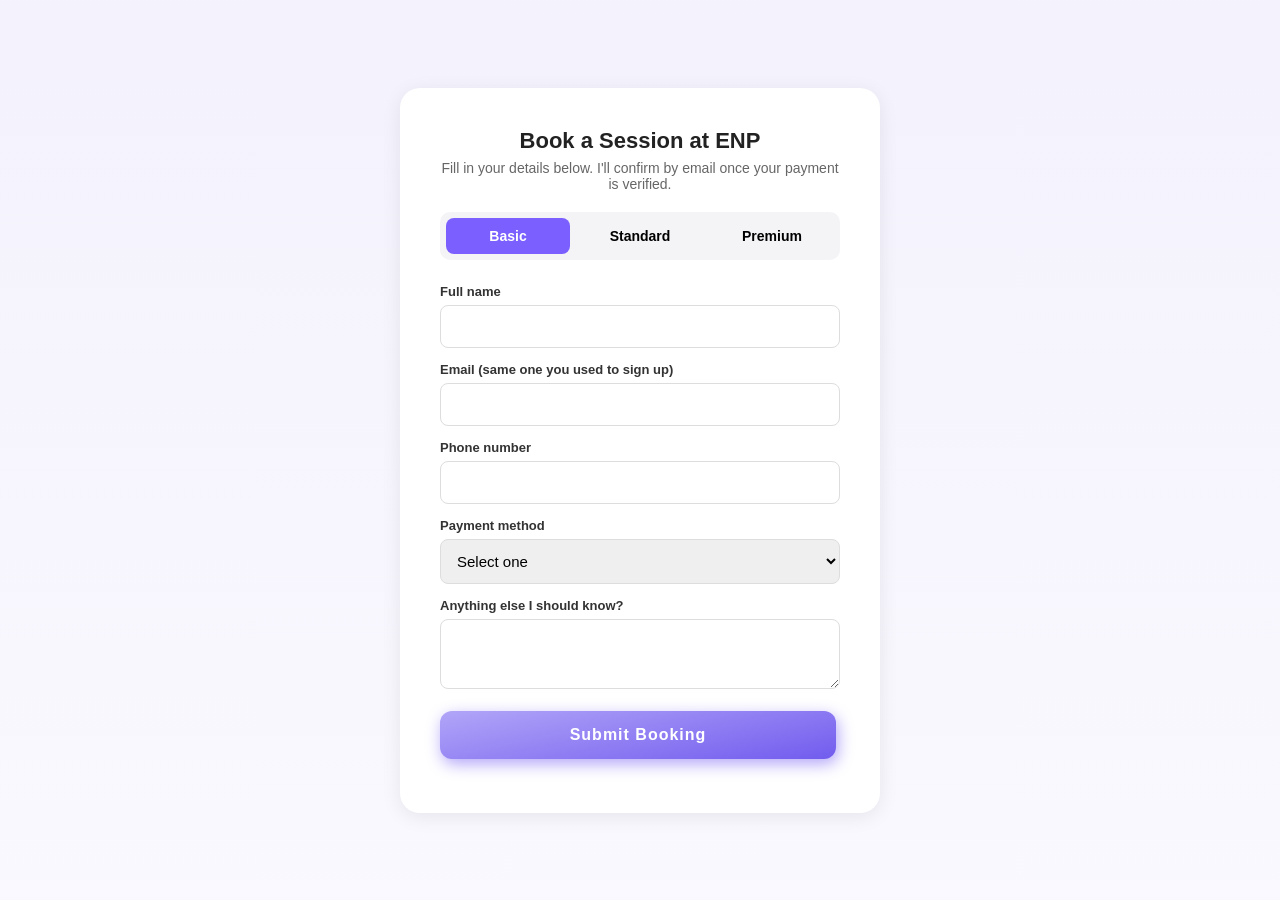
<file: booking.html>
<!DOCTYPE html>
<html lang="en">
<head>
<meta charset="UTF-8">
<meta name="viewport" content="width=device-width, initial-scale=1.0">
<title>Book a Session</title>
<link rel="stylesheet" href="style.css">
<style>
  * { box-sizing: border-box; }
  body {
    font-family: system-ui, sans-serif;
    background: linear-gradient(180deg , #a196ef1f , #9e92f50f);
    display: flex;
    align-items: center;
    justify-content: center;
    min-height: 100vh;
    margin: 0;
    padding:55px;
  }

   .card{
    background-color: white;
    border-radius: 20px;
    box-shadow:0 4px 20px  rgba(0, 0, 0, 0.08);
    padding: 40px;
    max-width: 480px;
    transform : 0.3s ease-in-out ;
    box-shadow : 0.3s ease ;
}
.card:hover{
    transform:scale(1.05) ;
    box-shadow: 0 8px 30px rgba(128, 0, 225, 0.3) ;
}
  h1 { font-size: 22px; margin-bottom: 6px; text-align: center; }
  p.subtitle { text-align: center; color: #666; font-size: 14px; margin-bottom: 20px; }

  .tabs {
    display: flex;
    gap: 8px;
    margin-bottom: 24px;
    background: #f4f4f7;
    padding: 6px;
    border-radius: 10px;
  }
  .tab {
    flex: 1;
    text-align: center;
    padding: 10px;
    border-radius: 8px;
    font-size: 14px;
    font-weight: 600;
    color:black;
    cursor: pointer;
    border: none;
    background: transparent;
  }
  .tab.active {
    background:var(--primary-color);
    color: #fff;
  }

  label {
    display: block;
    font-size: 13px;
    font-weight: 600;
    color: #333;
    margin-bottom: 6px;
    margin-top: 14px;
  }
  input, select, textarea {
    width: 100%;
    padding: 12px;
    border: 1px solid #ddd;
    border-radius: 8px;
    font-size: 15px;
    font-family: inherit;
  }
  textarea { resize: vertical; min-height: 70px; }
  .payment-block {
    background: #f9fafb;
    border: 1px solid #eee;
    border-radius: 8px;
    padding: 14px;
    margin-top: 14px;
    font-size: 13px;
    color: #555;
    display: none;
  }
  .payment-block.active { display: block; }
  .payment-info {
    background: linear-gradient(180deg , #a196ef1f , #9e92f50f);;
    border: 1px solid var(--primary-color);
    border-radius: 8px;
    padding: 12px;
    margin-bottom: 12px;
    font-size: 13px;
    color: var(--primary-color);
    line-height: 1.6;
  }
  .payment-info p { margin: 2px 0; }
  .commonBtnSubmit {
    padding: 15px 30px;
    font-size: 16px;
    width: 99%;
    border-radius:12px ;
    color: white;
    letter-spacing: 1px;
    font-weight: 600;
    filter: drop-shadow(2px 5px 8px #b1a5f8);
    border: none;
    transition: 0.4 ease-in-out;
    text-decoration: none;
    background: var(--gradient);
    cursor: pointer;
  }
  .commonBtnSubmit:hover { background: var(--primary-color); }
  .commonBtnSubmit:disabled { background: var(--primary-color); cursor: default; }
  .message { margin-top: 14px; text-align: center; font-size: 14px; }
  .success { color: #15803d; }
  .error { color: #b91c1c; }

  @media (max-width: 600px) {
    body { padding: 16px; align-items: flex-start; }
    .card { width: 100%; max-width: 100%; padding: 24px 18px; }
  }
</style>
</head>
<body>

<div class="card">
  <h1>Book a Session at ENP</h1>
  <p class="subtitle">Fill in your details below. I'll confirm by email once your payment is verified.</p>

  <div class="tabs">
    <button type="button" class="tab active" data-plan="Basic">Basic</button>
    <button type="button" class="tab" data-plan="Standard">Standard</button>
    <button type="button" class="tab" data-plan="Premium">Premium</button>
  </div>

  <form class="bookingForm">
    <input type="hidden" name="access_key" value="01bf1597-5ade-4bb0-bd7f-5245195810ab">
    <input type="hidden" name="redirect" value="thanks.html">
    <input type="hidden" name="plan" class="planField" value="Basic">

    <label>Full name</label>
    <input type="text" name="name" required>

    <label>Email (same one you used to sign up)</label>
    <input type="email" name="email" required>

    <label>Phone number</label>
    <input type="tel" name="phone" required>

    <label>Payment method</label>
    <select class="paymentMethod" required>
      <option value="">Select one</option>
      <option value="BaridiMob">BaridiMob transfer</option>
      <option value="In person">Paying in person / cash</option>
    </select>

    <div class="baridiBlock payment-block">
      <div class="payment-info">
        <strong>To pay via BaridiMob:</strong>
        <p>Send to: 00799999004296527130</p>
        <p>Name on account: Nor El Yaquin Meriem Doum</p>
        <p>Then enter your transfer reference below.</p>
      </div>
      <label>BaridiMob transfer reference / details</label>
      <input type="text" name="reference" placeholder="e.g. transaction ID or sender name">
    </div>

    <div class="meetingBlock payment-block">
      <label>Preferred meeting spot at ENP</label>
      <input type="text" class="meetingLocation" name="meetingLocation" placeholder="e.g. Main entrance, library, a specific building">

      <label>Meeting date</label>
      <input type="date" class="meetingDate" name="meetingDate">

      <label>Meeting time</label>
      <input type="time" class="meetingTimeOnly" name="meetingTimeOnly">
    </div>

    <label>Anything else I should know?</label>
    <textarea name="notes"></textarea>
    <br><br>
    <button type="submit" class="commonBtnSubmit submitBtn">Submit Booking</button>
    <p class="message"></p>
  </form>
</div>

<script>
  const WEB3FORMS_ENDPOINT = "https://api.web3forms.com/submit";
  const GOOGLE_SHEETS_ENDPOINT = "https://script.google.com/macros/s/AKfycbzQlsAI3DkstY2c8HS5AJ62gLFGdNE5g7lqUHR02n4NH6iCAQcrAj6eS2XZooxQxMmdSA/exec";

  const tabs = document.querySelectorAll(".tab");
  const planField = document.querySelector(".planField");

  function activatePlan(planName) {
    tabs.forEach(t => t.classList.toggle("active", t.dataset.plan === planName));
    planField.value = planName;
  }

  tabs.forEach(tab => {
    tab.addEventListener("click", () => activatePlan(tab.dataset.plan));
  });

  // Support booking.html#standard style links
  const hash = window.location.hash.replace("#", "");
  const matchingTab = Array.from(tabs).find(t => t.dataset.plan.toLowerCase() === hash.toLowerCase());
  if (matchingTab) {
    activatePlan(matchingTab.dataset.plan);
  } else {
    activatePlan("Basic");
  }

  // --- Payment method behavior ---
  const form = document.querySelector(".bookingForm");
  const paymentSelect = form.querySelector(".paymentMethod");
  const baridiBlock = form.querySelector(".baridiBlock");
  const meetingBlock = form.querySelector(".meetingBlock");
  const messageEl = form.querySelector(".message");
  const submitBtn = form.querySelector(".submitBtn");

  paymentSelect.addEventListener("change", () => {
    const isBaridi = paymentSelect.value === "BaridiMob";
    const isInPerson = paymentSelect.value === "In person";

    baridiBlock.classList.toggle("active", isBaridi);
    meetingBlock.classList.toggle("active", isInPerson);

    form.querySelector(".meetingDate").required = isInPerson;
    form.querySelector(".meetingTimeOnly").required = isInPerson;
    form.querySelector(".meetingLocation").required = isInPerson;
  });

  form.addEventListener("submit", async (e) => {
    e.preventDefault();
    submitBtn.disabled = true;
    messageEl.textContent = "Sending...";
    messageEl.className = "message";

    try {
      const formData = new FormData(form);

      // Send to Web3Forms (for email notification)
      const response = await fetch(WEB3FORMS_ENDPOINT, {
        method: "POST",
        headers: { "Accept": "application/json" },
        body: formData
      });

      // Also send to Google Sheets (fire-and-forget, doesn't block the flow)
      const sheetData = Object.fromEntries(formData.entries());
      fetch(GOOGLE_SHEETS_ENDPOINT, {
        method: "POST",
        mode: "no-cors",
        headers: { "Content-Type": "text/plain" },
        body: JSON.stringify(sheetData)
      }).catch(() => {
        // Silently ignore errors here so a Sheets hiccup never blocks the booking
      });

      if (response.ok) {
        window.location.href = "thanks.html";
      } else {
        messageEl.textContent = "Something went wrong. Please try again.";
        messageEl.className = "message error";
        submitBtn.disabled = false;
      }
    } catch (error) {
      messageEl.textContent = "Network error. Please check your connection and try again.";
      messageEl.className = "message error";
      submitBtn.disabled = false;
    }
  });
</script>

</body>
</html>
</file>
<file: style.css>
/* common css */
:root{
    --primary-color:#7b5fff ;
    --secondary-color:#ff7b00;
    --bg-light: #f8f8f8;
    --text-dark:#222 ;
    --text-light: #7c7878;
    --gradient:linear-gradient(349deg, #715cee ,#b1a5f8);
}
*{
    margin: 0;
    padding: O;
    box-sizing: border-box;
    font-family :'Poppins' ,sans-serif;
}
body{
    background: linear-gradient(180deg , #a196ef1f , #9e92f50f);
    color: #222;
    /* color: var(--primary-color); */
}
body ::-webkit-scrollbar{widows: 10px;}
body ::-webkit-scrollbar-thumb{
    background: var(--primary-color);
    border-radius: 10px;
}
.commonBtn{
    padding: 15px 30px;
    font-size: 16px;
    background: var(--gradient);
    border-radius:23px ;
    color: white;
    letter-spacing: 1px;
    font-weight: 600;
    filter: drop-shadow(2px 5px 8px #b1a5f8);
    border: none;
    transition: 0.4 ease-in-out;
    text-decoration: none;
    display: inline-block;
}
.commonBtn:hover{
    background: linear-gradient(349deg , #9383f5, #b1a5f8);
    color: white;
}
/* Header */
.container{
    display: flex;
    justify-content: space-between;
    align-items: center;
    max-width: 1200px;
    margin:auto ;
    padding: 20px;
} 
.commonBtnLog{
    background: whitesmoke;
    border-radius: 20px;
    box-shadow:0 4px 8px  rgba(234, 223, 246, 0.936);
    padding: 15px 30px;
    font-size: 16px;
    filter: drop-shadow(2px 5px 6px #dad5f6);
    border-radius:23px ;
    color:var(--primary-color);
    letter-spacing: 1px;
    font-weight: 600;
    /* filter: drop-shadow(2px 5px 8px #b1a5f8); */
    border: none;
    transition: 0.4 ease-in-out;
    text-decoration: none;
    display: inline-block;
    transform : 0.3s ease-in-out ;
    box-shadow : 0.3s ease ;
}
.commonBtnLog:hover{
    transform:scale(1.05) ;
    box-shadow: 0 6px 10px rgba(205, 167, 234, 0.815) ;
    background: linear-gradient(180deg , #a196ef1f , #9e92f50f);
    color: white;
} 

 #mainHeader.fixed{
    position: fixed;
    top:0;
    left: 0;
    background-color: white;
    box-shadow: 0 2px 5px rgba(0, 0, 0, 0.9);
    width: 100%;
    z-index: 9999;
    padding: 10px 100px;
    align-content: space-between;
}

#mainHeader{
    transition: all 0.3s ease;
   
     .logo {
    height: 60px;       /* adjust size here */
    width: auto;
    display: block;
  }
.logo-link {
    display: inline-block;
  }
    
} 

nav ul{
    display: flex;
    gap: 20px;
    list-style: none;
    align-items: center;
}
nav ul li a{
    text-decoration: none;
    color: var(--text-dark);
    padding :8px 12px;

}
nav li a:hover{
    color:var(--primary-color);
}
.menu-toggle{
    display: none;
    flex-direction:column ;
    cursor: pointer;
}
.menu-toggle span{
    width: 25px;
    height: 3px;
    background: var(--text-dark);
    margin: 4px 0;
}


/* hero */

.headingHeroHeading{
    font: size 42px; 
    font-weight: 900;
    color: var(--text-dark);
    margin-bottom: 20px;
}
.hero{
    display: flex;
    justify-content: space-between;
    align-items: center;
    padding: 50px 20px ;
    max-width: 1200px;
    margin: auto;
    flex-wrap: wrap;
}
.hero-text p {
    max-width: 600px;
    font-family:"Poppins", sans-serif ;
}
.headingHeroHeading{
    font-size: 3.5rem;
    font-family :'Poppins' ,sans-serif;
    
}
.headingHeroHeading span{color: var(--secondary-color);
font-family:'Poppins' ,sans-serif; ;}
#courseCount,
#studentCount{
    font-size: 2rem;
    font-weight: bold;
}
#studentCount ,#courseCount{
    color: #222;
}
.counterText{
    font-size: 14px;
    color: var(--text-light);
}
.hero-text p{
    margin: 20px 0;
    color: var(--text-light);
}
.hero-image{
    max-width: 400px;
    position: relative;
    
}
.userImage{
    z-index: 99;
    position: relative;
    width: 340px;
    height: 340px;
    border-radius: 50%;
    top: 5px;
    left: 5px;
    
    
}
.heroIcon1,
.heroIcon2{
    position: absolute;
    z-index: 99;
    border-radius: 10px!important;
    filter: drop-shadow(5px 4px 10px #333);
}
.heroIcon1{
    left: Opx;
    bottom: 10px;
    animation: slideDown 1s ease-in-out infinite alternate;
    width: 110px ;
    height: 70px;
    border-radius: 20px;
}
.heroIcon2{
    right:0;
    top: 30px;
    width:110px ;
    height: 70px;
    animation: slideRight 1s ease-in-out infinite alternate;
}
@keyframes slideDown{
    from {left: 0px;}
    to {left: 20px;}
}

@keyframes slideRight{
    from {right: -20px;}
    to {right: Opx;}
}
.circle-container{
    position: absolute;
    top:150px ;
    left:20px ;
    width: 450px ;
    height: 450px;
    
}
.circle{
    position: absolute;
    top: 0;
    left: 0;
    width: 350px;
    height: 350px;
    border-radius: 50%;
    background: radial-gradient(circle ,#907fea 30% ,#b2a6f8 100%);
    opacity: 0.6;
    animation: breathe 3s ease-in-out infinite;
}
.circle:nth-child(2){
    width: 380px ; 
    height: 380px;
    top: -15px;
    left: -15px;
    background: radial-gradient(circle, #907fea 30% ,#b2a6f8 100%);
    animation-delay: 0.5s;
}
.circle:nth-child(3){
    width: 410px;
    height: 410px;
    top: -30px;
    left:-30px ;
    background: radial-gradient(circle, #907fea 30% , #b2a6f8 100%);
    animation-delay: 1s;
}
@keyframes breathe{
    0% ,100%{
        trasform:scale(1);
        opacity: 0.2;
    }
    50%{
        transform: scale(1.1);
        opacity: 0.7;
    }
}
.stats{display: flex; gap:40px; margin-top: 20px;}

/* Syllubs*/

.headingSyllabus{
    font: size 42px; 
    font-weight: 900;
    color: var(--text-dark);
    margin-bottom: 20px;
    align-items: center;
    padding:  20px ;
}
.headingSyllabus span{color: var(--secondary-color);}

.courseSection{
    max-width: 1200px;
    margin: auto;
}
.courses{
    display: flex;
    justify-content: space-between;
    margin: 40px 0px;
    gap: 20px;
    flex-wrap: wrap;
}
.course{
    background: linear-gradient(45deg ,#ed88aa ,#e76e94);
    padding: 25px;
    border-radius: 25px;
    flex: 1 1 200px;
    text-align: left;
    color: white;
    filter: drop-shadow(5px 4px 10px #ed88aa);
    transition: 0.4s ease-in-out;
}
.course:hover{
    transform: scale(1.05);
}
.course i{
    font-size: 3.2rem;
    display: block;
    margin-bottom: 30px;
}
.course span{
    font-size: 1.2rem;
    font-weight: bold;
    letter-spacing: 1px;
}
.course hr{
    margin-top: 10px;
    border: none;
    height: 1px;
    background: #ffffff75;
}
.course:nth-child(2){
    background: linear-gradient(45deg ,#9d8ef7 , #9686f4);
    filter: drop-shadow(5px 4px 10px #9d8ef7);
}
.course:nth-child(3){
    background: linear-gradient(45deg , #94dcf5, #76caea);
    filter: drop-shadow(5px 4px 10px  #94dcf5 );
}
.course:nth-child(4){
    background: linear-gradient(45deg , #ffd200, #f7971e);
    filter: drop-shadow(5px 4px 10px  #ffd200);
}
.browseAll{
    margin-top: 10px;
}
.heading{
padding-left: 20px;
}

/* About DMN */
.aboutSection{
    display: flex;
    justify-content: space-around;
    gap: 100px;
    flex-wrap: wrap;
    max-width: 1200px;
    margin: 100px auto;
    margin-bottom: 15px;
    padding-bottom: 15px;
}
.image-box{
    flex: 1 1 500px;
    position: relative;

}
.image-box img{
    width: 100%;
    max-width: 470px;
    height: 300px;
    object-fit: cover;
    border-radius: 10px;
    display: block;
    margin-left: 50px;
}
.purple-corner{
    width:100px;
    height: 100px;
    background: var(--gradient);
    position: absolute;
    top: -20px ;
    right: -20px;
    z-index: -1;
    border-radius:10px ;
}
.text-box{
    flex: 1 1 550px;
    
}
small{
    color:var(--primary-color);
    font-weight: bold;
    letter-spacing: 1px;
    font-size: 14px;
}
.headingDMN{
    font: size 42px; 
    font-weight: 900;
    color: var(--text-dark);
    margin-bottom: 20px;
    align-items: center;
    
}
.headingDMN span{color: var(--secondary-color);}
.text-box p{
    font-size: 16px;
    color: var(--text-light);
    margin-bottom: 15px;
    line-break: 1.6;
}
/* certificates */

.marquee-wrapper {
width: 95%;
/* height: 120px; */
padding:  20px 0 40px;
background: linear-gradient(45deg ,#b2a6f8 ,#907fea);
filter: drop-shadow(5px 4px 10px  #b2a6f8);


    padding: 25px;
    border-radius: 20px;
    flex-wrap: wrap;
    
}
.divider {
    width: 0.5px;
    height: 80%    ;     /* adjust to be a bit shorter than your image height */
    background:var(--bg-light);
    flex-shrink: 0;
    align-self: center;
    box-shadow: #ffffff;
}

.cert-title {
margin-bottom: 5px;
font-size: 1.5rem;
}

.marquee-wrapper {
width: 95%;
overflow: hidden;
position: relative;
display: flex;
margin-left: auto;
margin-right: auto;
}
.marquee-wrapper img{
    background: var(--bg-light);
    box-shadow: #eceaf1;
}

.marquee-track {
display: flex;
width: max-content;
animation: scroll-left 15s linear infinite;
}

.marquee-track img {
  height: 110px;       /* adjust to your certificate image size */
    margin: 0 20px;
  display: flex;
  align-items: center;
    border-radius: 12px;
    flex-shrink: 0;
}



@keyframes scroll-left {
    0% {
    transform: translateX(0);
    }
    100% {
    transform: translateX(-50%);
    }
}

/* Pause on hover (optional, nice UX touch) */
.marquee-wrapper:hover .marquee-track {
    animation-play-state: paused;
}

/* course card section */

.course-section{
    padding: 50px 20px;
    max-width: 1200px;
    margin: auto;
    text-align: center;
}
.desc{
    font-size: 14px;
    color: #6b7280;
    margin: 10px 0 30px;
}
.courses{
    display: flex;
    justify-content: center;
    gap: 20px;
    flex-wrap: wrap;
    
}
.course-card{
    background: white;
    border-radius: 10px;
    margin-top: 20px;
    box-shadow: 0 0 10px rgba(0, 0, 0, 0.05);
    width: 350px;
    padding: 15px ;
    text-align: left;
    display: flex;
    flex-direction: column;
    transition: 0.4s ease-in-out;
}
.course-card:hover{transform: scale(1.05);}
.course-card img{
    width: 100%; border: 10px; height: 200px;
}
.lesson{
    font-size: 12px;
    color: var(--secondary-color);
    margin: 10px 0 5px;
}

.course-card h3{
font-size: 16px;
margin: 5px 0 10px;
}
.price{ margin-top: 5px 0;}
.price .new{
    color: var(--secondary-color);
    font-weight: bold;
    margin-right: 15px;
}
.price .full{
    color: gray;
    font-size: medium;
}
.rating{
    font-size: 14px;
    color:#fbbf24;
    margin: 5px 0;
}
.bottom{
    display: flex;
    justify-content: space-between;
    align-items: center;
    margin-top: auto;
}
.students{
    color: var(--text-light);
    font-size: 0.7rem;
}

/* CTA section */
.cta-section{
background-color: var(--primary-color) ;
color: white;
border-radius: 20px;
padding: 40px 50px;
max-width: 1000px;
margin: auto;
display: flex;
justify-content: space-between;
align-items: center;
flex-wrap: wrap;
gap: 20px;
}
.cta-text{
    flex: 1 1 300px;
}
.cta-text h2{
    font-size: 2rem;
    font-weight: bold;
    color: white;
    margin-bottom: 10px;
}
.cta-text p{
    font-size: 1rem;
    color: #e0e0e0;
    line-height: 1.6;
}

.cta-button{
    background: white;
    color: var(--primary-color);
    padding: 15px 30px;
    border: none;
    border-radius: 25px;
    font-weight: bold;
    font-size: 1rem;
    cursor: pointer;
    /* transition: background 0.3s; */
}
.cta-button:hover{
    background: var(--secondary-color);
    color: white;
}

/* price Section  */
.priceSection{padding: 70px;
text-align: center;}
.priceSection.container{
    max-width: 1000px;
    margin: auto;
    display: flex;
    gap: 20px;
    justify-content: space-between;
    align-items: center;
}
.pricing-card{
    background-color: white;
    border-radius: 20px;
    box-shadow:0 4px 20px  rgba(0, 0, 0, 0.08);
    padding: 30px 20px;
    width: 320px;
    transform : 0.3s ease-in-out ;
    box-shadow : 0.3s ease ;
}
.pricing-card:hover{
    transform:scale(1.05) ;
    box-shadow: 0 8px 30px rgba(128, 0, 225, 0.3) ;
}
.pricing-card.featured{
color: white;
background: var(--gradient);
}
.plan-title{
    font-size: 1.2rem;
    font-weight: 700;
    margin-bottom: 10px;
}
.plan-description{
    font-size: 0.9rem;
    width: 200px;
    color: var(--text-light);
    margin: 20px auto;
    border-bottom: 1px solid #b2b2b2a6;
    padding-bottom:20px ;
}
.pricing-card.pricing-card.featured .plan-description{color:#e0dfff ;}

.plan-features{
list-style: none;
padding: 0;
margin:20px 55px ;
}

.plan-features li{
    margin: 10px 0;
    display: flex;
    align-items: center;
    color: inherit;
}
.plan-features li::before{
    content: "\2713";
    font-size: 20px;
    color: var(--primary-color);
    margin-right:10px ;
}
.pricing-card.pricing-card.featured .plan-features li::before{color: white;}
.price{font-size: 2rem; font-weight: bold; margin-bottom: 10px;}
.pricing-card.featured.commonBtn{
    background: white;
    color: #7a4aff;
    border: none;
}
/* Testimonial Section */
.testimonialSection{
    text-align: center;
    padding: 50px;
}
.testimonial-container{
    max-width: 1000px;
    margin: auto;
    position: relative;
    overflow: hidden;
}

.testimonial-wrapper{
    display: flex;
    transition:trasform 0.6s ease  ;
}
.testimonial{
    background: white;
    border-radius: 12px;
    box-shadow: 0 4px 10px rgba(0, 0, 0, 0.05);
    padding: 20px;
    margin: 10px;
    flex: 0 0 calc(50% - 20px);
    display: flex;
    /* flex-direction: column; */
    justify-content: space-between;
}
.top-section{
    display: flex;
    flex-direction: column;
    align-items: center;
    margin-bottom: 15px;

}
.header-row {
    display: flex;
    align-items: center;
    gap: 12px;
    position: relative;}

.image{flex-shrink: 0;}
.image img{
    width: 60px;
    height: 60px;
    border-radius: 50%;
    object-fit: cover;
}
.info{
margin-left: 15px;
text-align: center;
flex-grow: 1;
position: relative;
}
.info h3{
    font-size: 16px;
    font-weight: 600;
}
.info .position{
font-size: 14px;
margin: 2px 0 8px;
}
.stars{
    color: var(--secondary-color);
    font-size: 16px;
}
/* .quote-icon{
    position: absolute;
    top: 0;
    right:0;
    font-size: 4rem;
    color: var(--secondary-color);
} */
.bottom-text{
    font-size: 14px;
    line-break: 1.5;
    text-align:left;
    margin: 0;
}
.dots{
    text-align: center;
    margin-top: 20px;
}
.dot{
    display: inline-block;
    width: 10px;
    height: 10px;
    background: #ddd;
    border-radius: 50%;
    margin: 0 5px;
    cursor: pointer;
}
.dot.active{
    background: var(--secondary-color);
}
.Top{
    position: fixed;
    bottom: 30px;
    right: 30px;
     z-index: 999;
    background: var(--primary-color);
    color: white;
     border: 3px solid var(--primary-color);
    padding: 12px 15px;
    font-size: 16px;
    border-radius: 50px;
    cursor: pointer;
    
    box-shadow: 0 4px 10px rgba(0, 0, 0, 0.2);
    transition:all 0.3s ease ; 
}
.Top:hover{
    background: white;
    color: var(--primary-color);
    border: 3px solid var(--primary-color);
}
/* Footer */
  * { box-sizing: border-box; margin: 0; padding: 0; }
  body { font-family: 'Poppins', Arial, sans-serif;
    /* background: linear-gradient(180deg , #a196ef1f , #9e92f50f); */
 }

  .site-footer {
    /* background:linear-gradient(180deg , #a196ef1f , #9e92f50f); */
    padding: 0 64px;
    color: #2D2A5E;
  }

  .footer-top {
    display: flex;
    justify-content: space-between;
    align-items: center;
    flex-wrap: wrap;
    gap: 24px;
    padding: 32px 0;
  }

  .footer-brand {
    display: flex;
    align-items: center;
    gap: 12px;
  }

  .footer-brand img {
    height: 70px;
    filter: contrast(1.5) brightness(0.7);
  }

  .footer-brand span {
    font-size: 20px;
    font-weight: 800;
    letter-spacing: 0.5px;
    color: #2D2A5E;
  }

  .footer-socials {
    display: flex;
    gap: 12px;
  }

  .footer-socials a {
    width: 38px;
    height: 38px;
    border-radius: 50%;
    background: #F1EEFE;
    display: flex;
    align-items: center;
    justify-content: center;
    color: #6C5CE7;
    text-decoration: none;
    transition: background 0.2s ease, color 0.2s ease;
  }

  .footer-socials a:hover {
    background: #FF8A00;
    color: #fff;
  }

  .footer-socials svg {
    width: 18px;
    height: 18px;
    fill: currentColor;
  }

  .footer-divider {
    height: 1px;
    background: rgba(45, 42, 94, 0.1);
  }

  .footer-mid-wrap {
    /* background: linear-gradient(135deg, #8B7CF6 0%, #6C5CE7 100%); */
    margin: 0 -64px;
    padding: 0 64px;
    color: var(--primary-color);
    border-radius: 5px;
  }

  .footer-mid {
    display: flex;
    justify-content: space-between;
    align-items: center;
    flex-wrap: wrap;
    gap: 20px;
    padding: 32px 0;
  }

  .footer-mid h3 {
    font-size: 22px;
    font-weight: 700;
    margin-bottom: 6px;
    color:var(--secondary-color) ;
  }

  .footer-mid p {
    font-size: 14px;
    color: var(--primary-color)
  }

  .footer-signup {
    display: flex;
    gap: 10px;
  }

  .footer-signup input {
    width: 260px;
    padding: 12px 16px;
    border-radius: 24px;
    border: none;
    background: rgba(255, 255, 255, 0.15);
    color: #fff;
    font-size: 14px;
    outline: none;
  }

  .footer-signup input::placeholder {
    color: rgba(255, 255, 255, 0.75);
  }

  .footer-signup button {
    padding: 12px 28px;
    border-radius: 24px;
    border: none;
    background: var(--gradient);
    color: #fff;
    font-weight: 600;
    font-size: 14px;
    cursor: pointer;
    filter: drop-shadow(2px 5px 8px #b1a5f8);
    white-space: nowrap;
    transition: background 0.2s ease;
  }

  .footer-signup button:hover {
    background: linear-gradient(349deg , #9383f5, #b1a5f8);
    color: white;
  }

  .footer-bottom {
    display: flex;
    justify-content: space-between;
    align-items: center;
    flex-wrap: wrap;
    gap: 12px;
    padding: 20px 0;
    font-size: 13px;
    color: rgba(45, 42, 94, 0.6);
  }

  .footer-bottom a {
    color: rgba(45, 42, 94, 0.6);
    text-decoration: none;
    margin-left: 20px;
  }

  .footer-bottom a:hover {
    color: #6C5CE7;
  }

  @media (max-width: 640px) {
    .site-footer { padding: 40px 24px 0; }
    .footer-mid { flex-direction: column; align-items: flex-start; }
    .footer-signup { width: 100%; }
    .footer-signup input { flex: 1; width: auto; }
  }

/* responsive screen */
@media (max-width:768px) {
    #mainHeader.fixed{
        padding: 10px 22px;
    }
    nav ul{
        display: none;
        flex-direction: column;
        gap: 10px;
        background: white;
        position: absolute;
        top: 60px;
        right: 20px;
        padding: 10px;
        box-shadow: 0 4px 8px rgba(0 , 0 , 0 ,0.1);
        border-radius:8px ;
    }

nav ul li{padding: 10px;}
nav ul.active{display:flex; z-index: 9999;}
.menu-toggle{display: flex;}
.hero{flex-direction:column-reverse ; text-align: center;}
.headingHeroHeading{margin-top: 25px;}
.headingHeroHeading{font-size: 2rem;}

.course-section{padding: 20px;}
.stats{flex-direction: column;}
.circle-container{display: none;}
.courses{flex-direction: column; align-items: center;}
.course{width: 90%;}
.aboutSection{padding: 20px;}
.aboutSection img{margin-left: auto;margin-right: auto;}
.aboutSection{margin: 20px auto;gap: 30px;}
.purple-corner{display: none;}
.cta-section{flex-direction: column; align-items:flex-start ;}
.cta-text{flex: auto;}
.priceSection .container{flex-direction: column; gap: 20px;}
.testimonialSection{padding: 20px;}
.testimonial{flex: 0 0 calc(100% - 20px);}

}
@media (max-width: 1024px) {
    .purple-corner{
        display: none;
    }
    .aboutSection img{margin-left: auto;margin-right: auto;}
}
</file>
